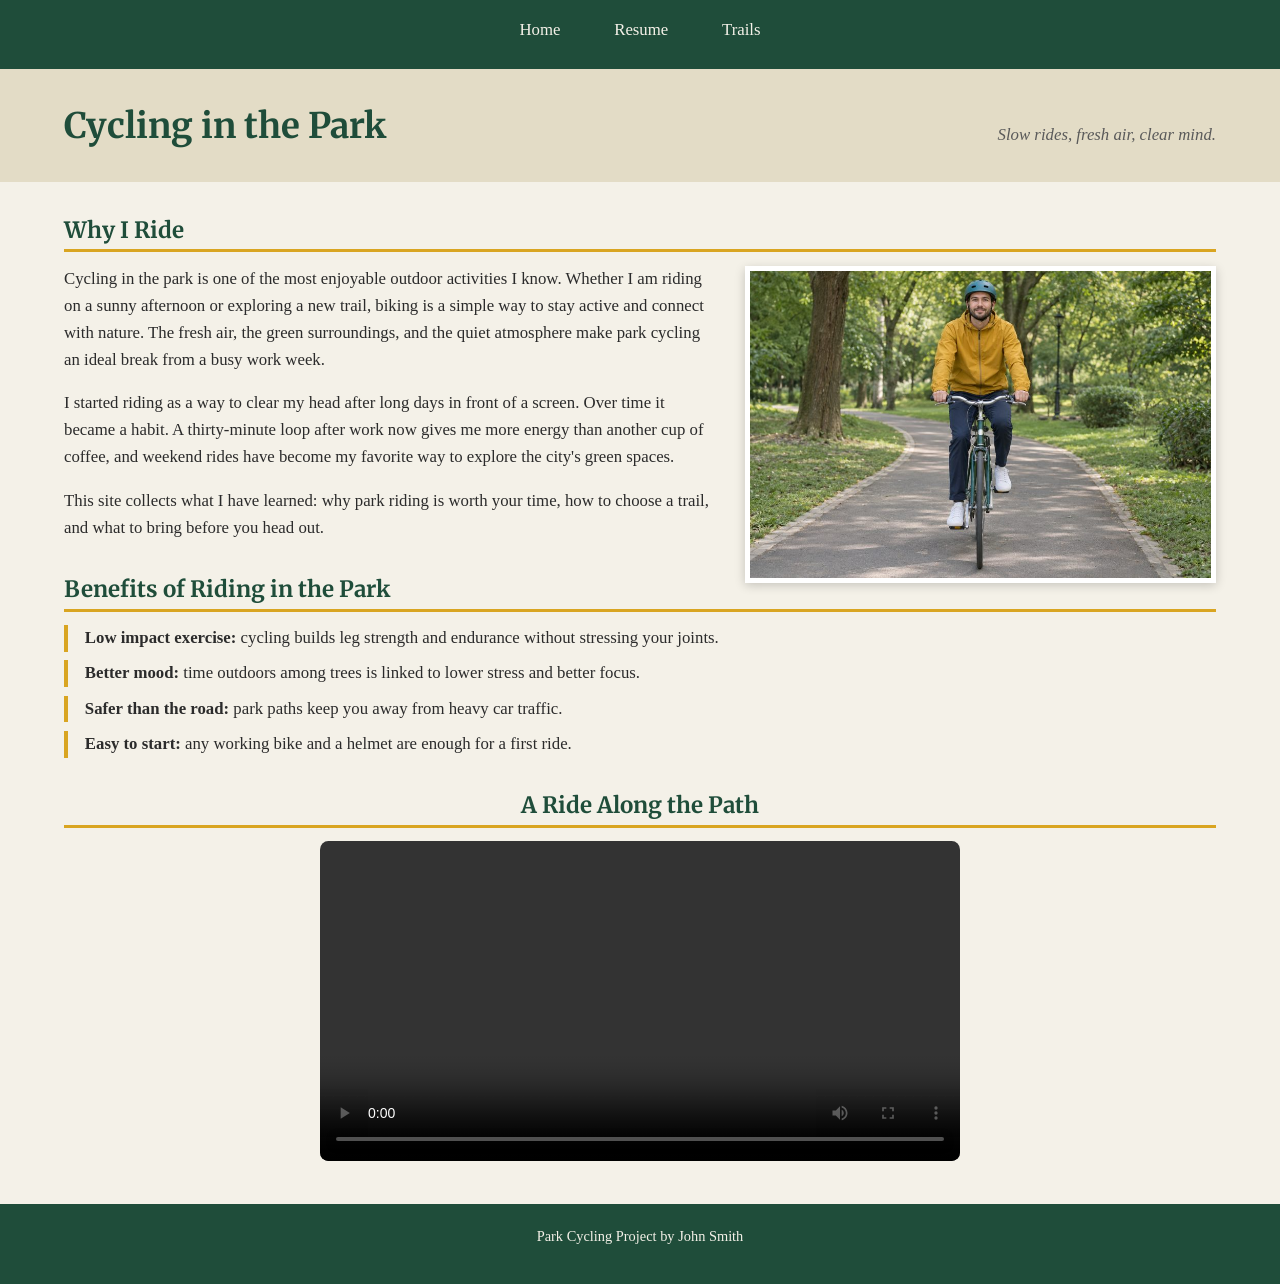
<file: index.html>
<!DOCTYPE html>
<html lang="en">
  <head>
    <meta charset="utf-8">
    <meta name="viewport" content="width=device-width, initial-scale=1">
    <title>Park Cycling | Home</title>
    <link rel="stylesheet" href="css/reset.css">
    <link rel="stylesheet" href="css/style.css">
  </head>

  <body id="home">
    <nav>
      <ul>
        <li><a href="index.html">Home</a></li>
        <li><a href="resume.html">Resume</a></li>
        <li><a href="trails.html">Trails</a></li>
      </ul>
    </nav>
    <header>
      <h1>Cycling in the Park</h1>
      <p class="tagline">Slow rides, fresh air, clear mind.</p>
    </header>
    <main>
      <section>
        <h2>Why I Ride</h2>
        <img class="feature-photo" src="media/rider-front.jpg" alt="Cyclist in a yellow jacket riding toward the camera on a tree-lined park path">
        <p>Cycling in the park is one of the most enjoyable outdoor activities I know. Whether I am riding on a sunny afternoon or exploring a new trail, biking is a simple way to stay active and connect with nature. The fresh air, the green surroundings, and the quiet atmosphere make park cycling an ideal break from a busy work week.</p>
        <p>I started riding as a way to clear my head after long days in front of a screen. Over time it became a habit. A thirty-minute loop after work now gives me more energy than another cup of coffee, and weekend rides have become my favorite way to explore the city's green spaces.</p>
        <p>This site collects what I have learned: why park riding is worth your time, how to choose a trail, and what to bring before you head out.</p>
      </section>

      <section>
        <h2>Benefits of Riding in the Park</h2>
        <ul class="benefits">
          <li><strong>Low impact exercise:</strong> cycling builds leg strength and endurance without stressing your joints.</li>
          <li><strong>Better mood:</strong> time outdoors among trees is linked to lower stress and better focus.</li>
          <li><strong>Safer than the road:</strong> park paths keep you away from heavy car traffic.</li>
          <li><strong>Easy to start:</strong> any working bike and a helmet are enough for a first ride.</li>
        </ul>
      </section>

      <section class="video-section">
        <h2>A Ride Along the Path</h2>
        <video controls>
          <source src="media/park-ride.mp4" type="video/mp4">
          Your browser does not support the video tag.
        </video>
      </section>
    </main>

    <footer>
      <p>Park Cycling Project by John Smith</p>
    </footer>
  </body>
</html>
</file>
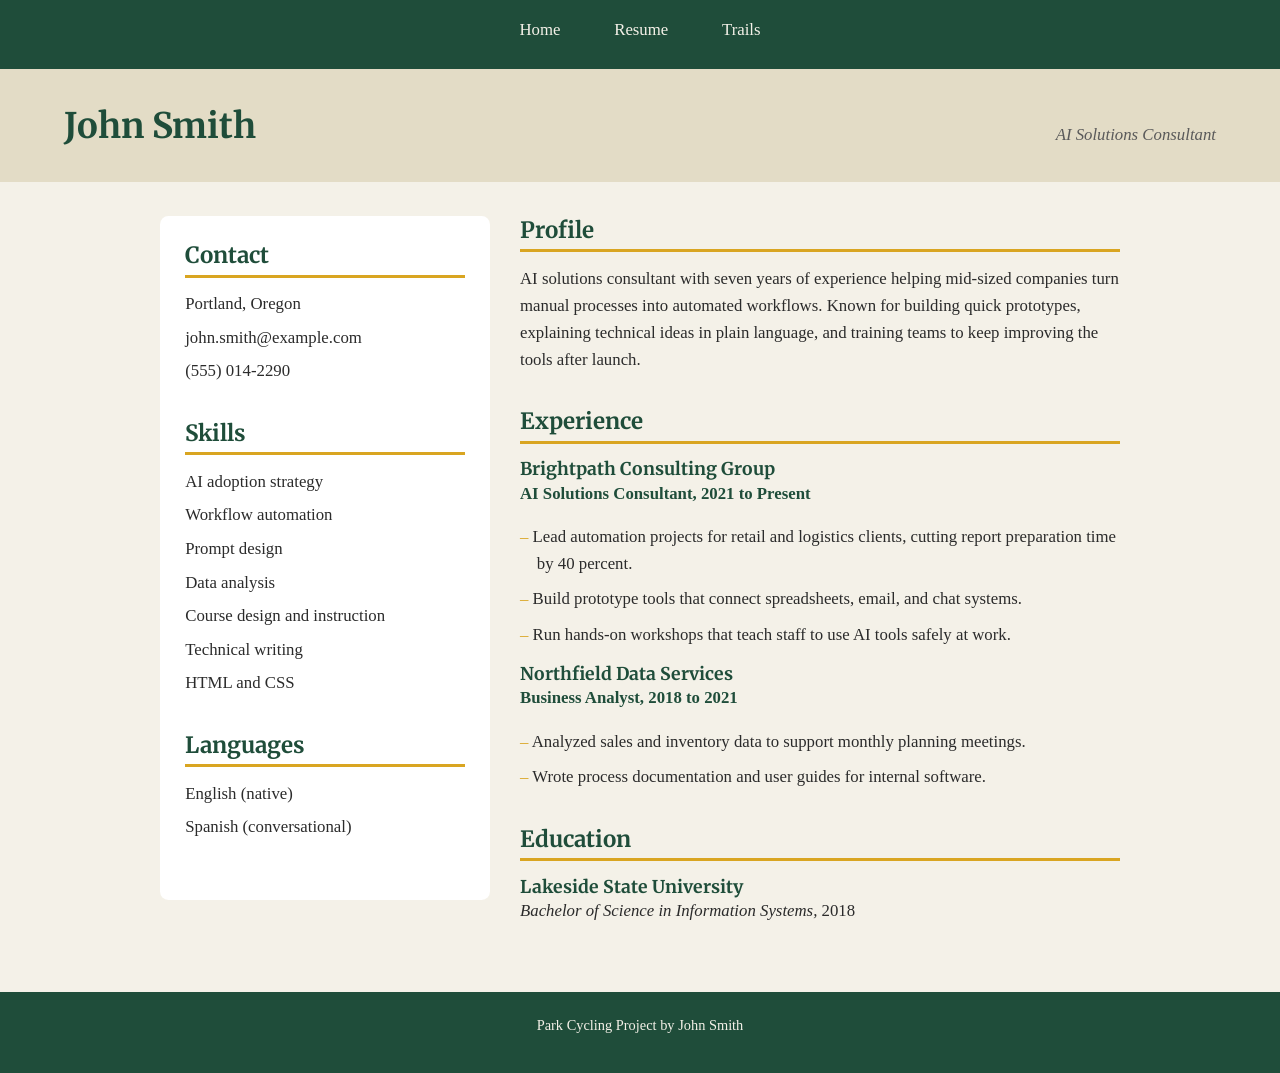
<file: resume.html>
<!DOCTYPE html>
<html lang="en">
  <head>
    <meta charset="utf-8">
    <meta name="viewport" content="width=device-width, initial-scale=1">
    <title>Park Cycling | Resume</title>
    <link rel="stylesheet" href="css/reset.css">
    <link rel="stylesheet" href="css/style.css">
  </head>

  <body id="resume">
    <nav>
      <ul>
        <li><a href="index.html">Home</a></li>
        <li><a href="resume.html">Resume</a></li>
        <li><a href="trails.html">Trails</a></li>
      </ul>
    </nav>
    <header>
      <h1>John Smith</h1>
      <p class="tagline">AI Solutions Consultant</p>
    </header>
    <main>
      <aside class="sidebar">
        <section>
          <h2>Contact</h2>
          <ul>
            <li>Portland, Oregon</li>
            <li>john.smith@example.com</li>
            <li>(555) 014-2290</li>
          </ul>
        </section>

        <section>
          <h2>Skills</h2>
          <ul>
            <li>AI adoption strategy</li>
            <li>Workflow automation</li>
            <li>Prompt design</li>
            <li>Data analysis</li>
            <li>Course design and instruction</li>
            <li>Technical writing</li>
            <li>HTML and CSS</li>
          </ul>
        </section>

        <section>
          <h2>Languages</h2>
          <ul>
            <li>English (native)</li>
            <li>Spanish (conversational)</li>
          </ul>
        </section>
      </aside>
      <div class="content">
        <section>
          <h2>Profile</h2>
          <p>AI solutions consultant with seven years of experience helping mid-sized companies turn manual processes into automated workflows. Known for building quick prototypes, explaining technical ideas in plain language, and training teams to keep improving the tools after launch.</p>
        </section>

        <section>
          <h2>Experience</h2>
          <h3>Brightpath Consulting Group</h3>
          <p class="job-title">AI Solutions Consultant, 2021 to Present</p>
          <ul>
            <li>Lead automation projects for retail and logistics clients, cutting report preparation time by 40 percent.</li>
            <li>Build prototype tools that connect spreadsheets, email, and chat systems.</li>
            <li>Run hands-on workshops that teach staff to use AI tools safely at work.</li>
          </ul>
          <h3>Northfield Data Services</h3>
          <p class="job-title">Business Analyst, 2018 to 2021</p>
          <ul>
            <li>Analyzed sales and inventory data to support monthly planning meetings.</li>
            <li>Wrote process documentation and user guides for internal software.</li>
          </ul>
        </section>

        <section>
          <h2>Education</h2>
          <h3>Lakeside State University</h3>
          <p><em>Bachelor of Science in Information Systems,</em> 2018</p>
        </section>
      </div>
    </main>

    <footer>
      <p>Park Cycling Project by John Smith</p>
    </footer>
  </body>
</html>
</file>
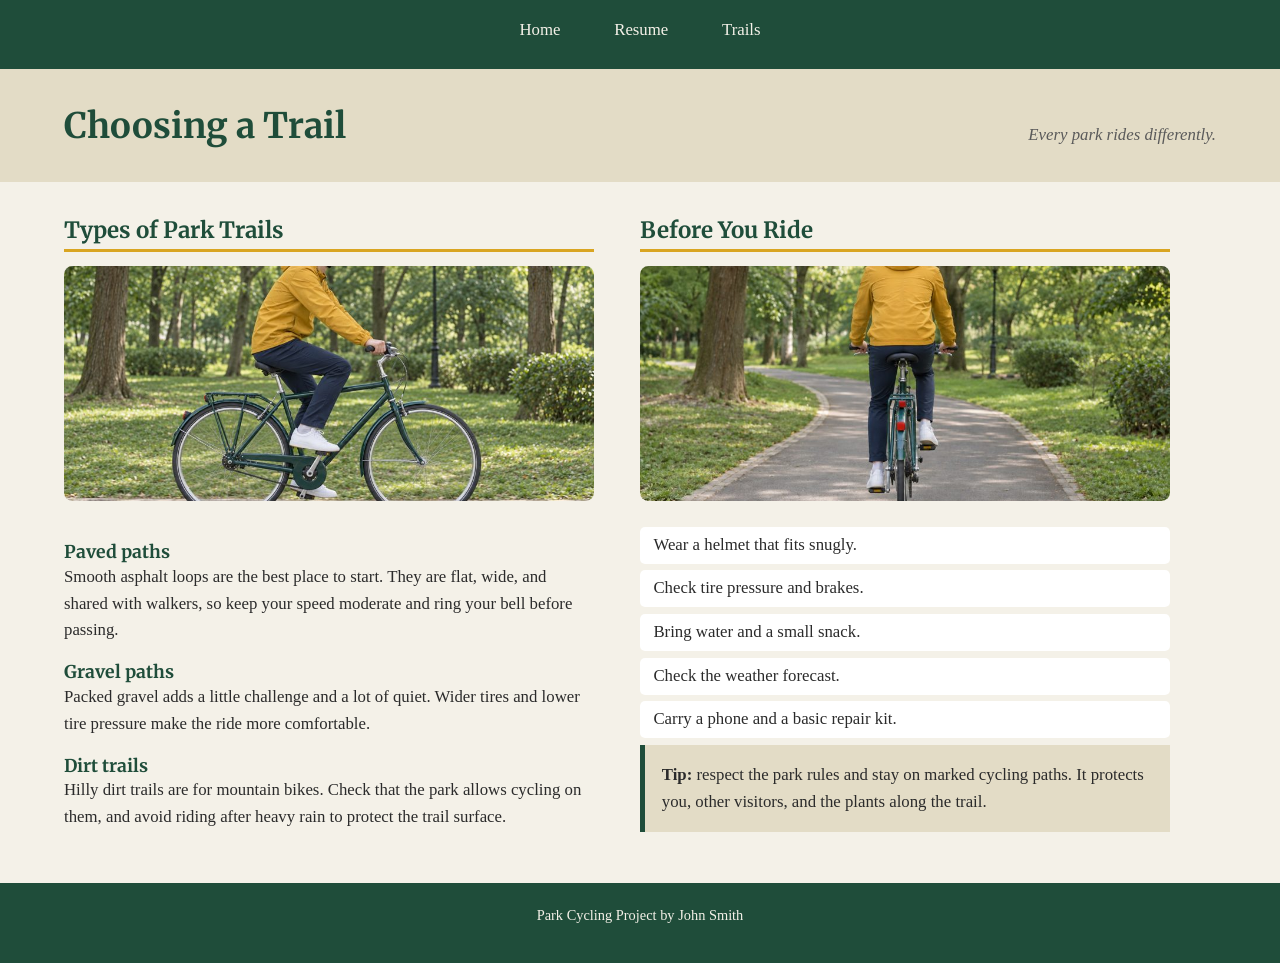
<file: trails.html>
<!DOCTYPE html>
<html lang="en">
  <head>
    <meta charset="utf-8">
    <meta name="viewport" content="width=device-width, initial-scale=1">
    <title>Park Cycling | Trails</title>
    <link rel="stylesheet" href="css/reset.css">
    <link rel="stylesheet" href="css/style.css">
  </head>

  <body id="trails">
    <nav>
      <ul>
        <li><a href="index.html">Home</a></li>
        <li><a href="resume.html">Resume</a></li>
        <li><a href="trails.html">Trails</a></li>
      </ul>
    </nav>
    <header>
      <h1>Choosing a Trail</h1>
      <p class="tagline">Every park rides differently.</p>
    </header>
    <main>
      <section class="column">
        <h2>Types of Park Trails</h2>
        <img src="media/rider-side.jpg" alt="Side view of a cyclist on a green city bike riding past trees">
        <h3>Paved paths</h3>
        <p>Smooth asphalt loops are the best place to start. They are flat, wide, and shared with walkers, so keep your speed moderate and ring your bell before passing.</p>
        <h3>Gravel paths</h3>
        <p>Packed gravel adds a little challenge and a lot of quiet. Wider tires and lower tire pressure make the ride more comfortable.</p>
        <h3>Dirt trails</h3>
        <p>Hilly dirt trails are for mountain bikes. Check that the park allows cycling on them, and avoid riding after heavy rain to protect the trail surface.</p>
      </section>

      <section class="column">
        <h2>Before You Ride</h2>
        <img src="media/rider-back.jpg" alt="Cyclist seen from behind riding away down a curved park path">
        <ul class="checklist">
          <li>Wear a helmet that fits snugly.</li>
          <li>Check tire pressure and brakes.</li>
          <li>Bring water and a small snack.</li>
          <li>Check the weather forecast.</li>
          <li>Carry a phone and a basic repair kit.</li>
        </ul>
        <p class="tip"><strong>Tip:</strong> respect the park rules and stay on marked cycling paths. It protects you, other visitors, and the plants along the trail.</p>
      </section>
    </main>

    <footer>
      <p>Park Cycling Project by John Smith</p>
    </footer>
  </body>
</html>
</file>
<file: css/style.css>
@import url("https://fonts.googleapis.com/css2?family=Merriweather:wght@400;700&display=swap");

/* ---------- Shared styles (all pages) ---------- */

body {
  font-family: Georgia, "Times New Roman", serif;
  font-size: 1.05rem;
  line-height: 1.6;
  color: #2b2b2b;
  background-color: #f4f1e8;
}

h1,
h2,
h3 {
  font-family: "Merriweather", Georgia, serif;
  font-weight: 700;
  line-height: 1.3;
  color: #1f4d3a;
}

h1 {
  font-size: 2.2rem;
}

h2 {
  font-size: 1.4rem;
  margin-bottom: 0.6em;
  padding-bottom: 0.2em;
  border-bottom: 0.15em solid #d9a521;
}

h3 {
  font-size: 1.1rem;
  margin-top: 0.8em;
}

p {
  margin-bottom: 1em;
}

strong {
  font-weight: 700;
}

em {
  font-style: italic;
}

/* Navigation: centered, horizontal, same on every page */

nav {
  text-align: center;
  background-color: #1f4d3a;
  padding: 0.6em 0;
}

nav ul {
  display: inline-block;
  list-style: none;
}

nav li {
  float: left;
  margin: 0 0.4em;
}

nav a {
  display: block;
  padding: 0.4em 1.2em;
  color: #f4f1e8;
  text-decoration: none;
  border-radius: 0.3em;
}

nav a:hover {
  background-color: #d9a521;
  color: #1f4d3a;
}

header {
  position: relative;
  padding: 2em 5%;
  background-color: #e3dcc6;
}

.tagline {
  position: absolute;
  right: 5%;
  bottom: 1em;
  font-style: italic;
  color: #5a5a5a;
}

section {
  margin-bottom: 2em;
}

main ul {
  list-style: none;
}

footer {
  clear: both;
  padding: 1.5em 5%;
  text-align: center;
  font-size: 0.9rem;
  color: #f4f1e8;
  background-color: #1f4d3a;
}

/* ---------- Home page: fluid layout ---------- */

#home main {
  width: 90%;
  margin: 2em auto;
}

#home .feature-photo {
  float: right;
  width: 40%;
  max-width: 480px;
  margin: 0 0 1em 1.5em;
  border: 0.3em solid #ffffff;
  box-shadow: 0 0.2em 0.6em rgba(0, 0, 0, 0.2);
}

#home .benefits li {
  margin-bottom: 0.5em;
  padding-left: 1em;
  border-left: 0.25em solid #d9a521;
}

#home video {
  width: 60%;
  max-width: 640px;
  border-radius: 0.5em;
}

#home .video-section {
  clear: both;
  text-align: center;
}

/* ---------- Resume page: fixed width layout ---------- */

#resume main {
  width: 960px;
  margin: 2em auto;
  overflow: hidden;
}

#resume .sidebar {
  float: left;
  width: 280px;
  padding: 1.5em;
  background-color: #ffffff;
  border-radius: 0.5em;
}

#resume .content {
  float: right;
  width: 600px;
}

#resume .sidebar li {
  margin-bottom: 0.4em;
}

#resume .sidebar a {
  color: #1f4d3a;
}

#resume .job-title {
  font-weight: 700;
  color: #1f4d3a;
}

#resume .content li {
  margin-bottom: 0.5em;
  padding-left: 1em;
  text-indent: -1em;
}

#resume .content li:before {
  content: "\2013\00a0";
  color: #d9a521;
}

/* ---------- Trails page: two-column fluid layout ---------- */

#trails main {
  width: 90%;
  max-width: 1200px;
  margin: 2em auto;
}

#trails .column {
  float: left;
  width: 46%;
  margin-right: 4%;
}

#trails .column img {
  width: 100%;
  height: 14em;
  object-fit: cover;
  border-radius: 0.5em;
  margin-bottom: 1em;
}

#trails .checklist li {
  margin-bottom: 0.4em;
  padding: 0.3em 0.8em;
  background-color: #ffffff;
  border-radius: 0.3em;
}

#trails .tip {
  padding: 1em;
  background-color: #e3dcc6;
  border-left: 0.3em solid #1f4d3a;
}
</file>
